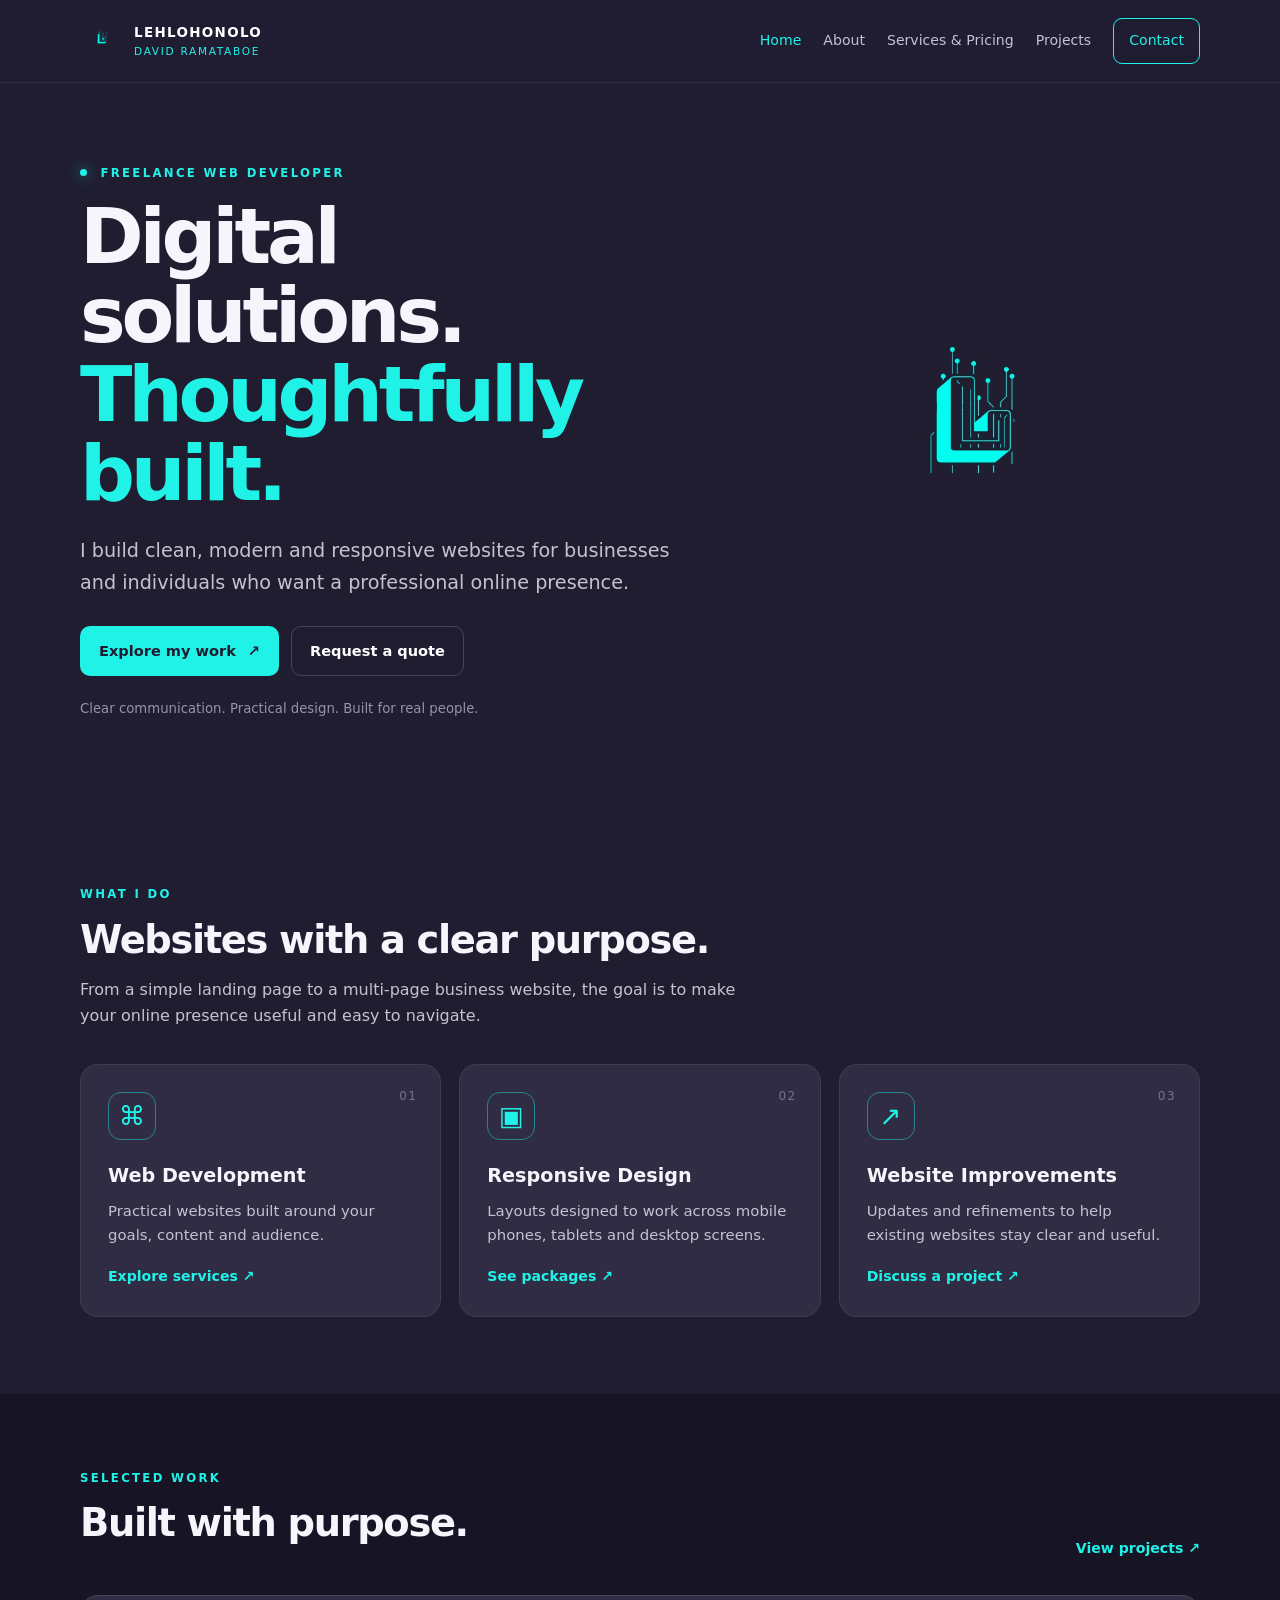
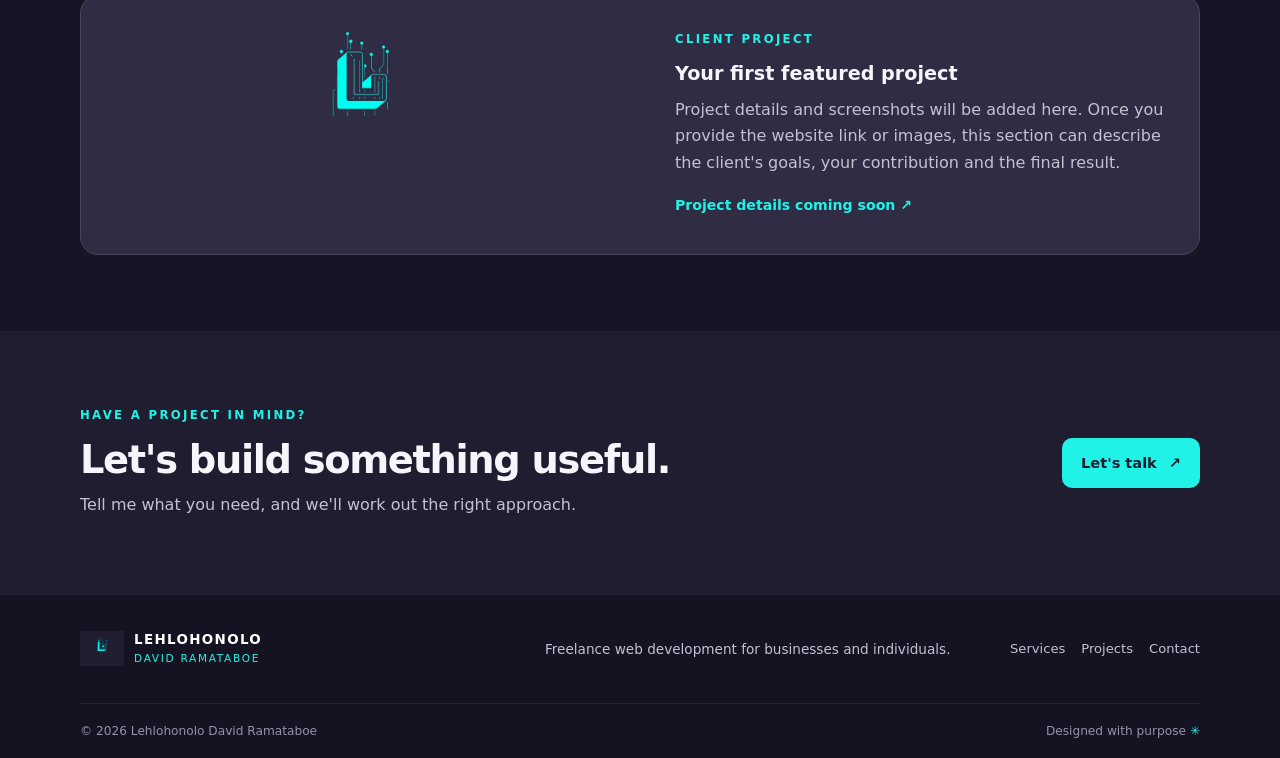
<file: index.html>
<!doctype html>
<html lang="en">
<head>
  <meta charset="utf-8">
  <meta name="viewport" content="width=device-width, initial-scale=1">
  <meta name="description" content="Freelance web development for businesses and individuals. Clean, responsive websites built with care.">
  <meta name="theme-color" content="#201D31">
  <title>Lehlohonolo David Ramataboe | Freelance Web Developer</title>
  <link rel="stylesheet" href="css/style.css">
  <script src="js/main.js" defer></script>
</head>
<body>
  <a class="skip-link" href="#main">Skip to content</a>
  <header class="site-header">
    <div class="container nav-wrap">
      <a class="brand" href="index.html" aria-label="Lehlohonolo David Ramataboe home">
        <img class="brand-logo" src="assets/logo.png" alt="" onerror="this.style.display='none'; this.nextElementSibling.style.display='grid'">
        <span class="logo-fallback" aria-hidden="true">L</span>
        <span class="brand-name"><strong>LEHLOHONOLO</strong><span>DAVID RAMATABOE</span></span>
      </a>
      <button class="menu-toggle" type="button" aria-expanded="false" aria-controls="primary-nav" aria-label="Open navigation">
        <span></span><span></span><span></span>
      </button>
      <nav class="primary-nav" id="primary-nav" aria-label="Main navigation">
        <a href="index.html" aria-current="page">Home</a>
        <a href="about.html">About</a>
        <a href="services.html">Services &amp; Pricing</a>
        <a href="projects.html">Projects</a>
        <a class="nav-cta" href="contact.html">Contact</a>
      </nav>
    </div>
  </header>

  <main id="main">
    <section class="hero container">
      <div class="hero-copy">
        <p class="eyebrow"><span class="status-dot"></span> FREELANCE WEB DEVELOPER</p>
        <h1>Digital solutions.<br><span class="accent">Thoughtfully built.</span></h1>
        <p class="hero-lede">I build clean, modern and responsive websites for businesses and individuals who want a professional online presence.</p>
        <div class="button-row">
          <a class="button button-primary" href="projects.html">Explore my work <span aria-hidden="true">↗</span></a>
          <a class="button button-outline" href="contact.html">Request a quote</a>
        </div>
        <p class="hero-note">Clear communication. Practical design. Built for real people.</p>
      </div>
      <img class="brand-logo" src="assets/logo.png" alt="description" style="width: 600px; height: 300px" onerror="this.style.display='none'; this.nextElementSibling.style.display='grid'">
      </div>
    </section>

    <section class="section container">
      <div class="section-heading">
        <p class="eyebrow">WHAT I DO</p>
        <h2>Websites with a clear purpose.</h2>
        <p>From a simple landing page to a multi-page business website, the goal is to make your online presence useful and easy to navigate.</p>
      </div>
      <div class="card-grid three">
        <article class="feature-card"><span class="card-index">01</span><div class="icon-box" aria-hidden="true">⌘</div><h3>Web Development</h3><p>Practical websites built around your goals, content and audience.</p><a class="text-link" href="services.html">Explore services ↗</a></article>
        <article class="feature-card"><span class="card-index">02</span><div class="icon-box" aria-hidden="true">▣</div><h3>Responsive Design</h3><p>Layouts designed to work across mobile phones, tablets and desktop screens.</p><a class="text-link" href="services.html">See packages ↗</a></article>
        <article class="feature-card"><span class="card-index">03</span><div class="icon-box" aria-hidden="true">↗</div><h3>Website Improvements</h3><p>Updates and refinements to help existing websites stay clear and useful.</p><a class="text-link" href="contact.html">Discuss a project ↗</a></article>
      </div>
    </section>

    <section class="section section-muted">
      <div class="container">
        <div class="section-heading split-heading">
          <div><p class="eyebrow">SELECTED WORK</p><h2>Built with purpose.</h2></div>
          <a class="text-link" href="projects.html">View projects ↗</a>
        </div>
        <article class="project-preview">
        <img class="brand-logo" src="assets/logo2.png" alt="description" style="width: 600px; height: 200px" onerror="this.style.display='none'; this.nextElementSibling.style.display='grid'">
          <div class="project-info"><p class="eyebrow">CLIENT PROJECT</p><h3>Your first featured project</h3><p>Project details and screenshots will be added here. Once you provide the website link or images, this section can describe the client's goals, your contribution and the final result.</p><a class="text-link" href="projects.html">Project details coming soon ↗</a></div>
        </article>
      </div>
    </section>

    <section class="cta-section container">
      <div><p class="eyebrow">HAVE A PROJECT IN MIND?</p><h2>Let's build something useful.</h2><p>Tell me what you need, and we'll work out the right approach.</p></div>
      <a class="button button-primary" href="contact.html">Let's talk <span aria-hidden="true">↗</span></a>
    </section>
  </main>

  <footer class="site-footer">
    <div class="container footer-main">
      <a class="brand footer-brand" href="index.html">
        <img class="brand-logo" src="assets/logo.png" alt="" onerror="this.style.display='none'; this.nextElementSibling.style.display='grid'">
        <span class="logo-fallback" aria-hidden="true">L</span>
        <span class="brand-name"><strong>LEHLOHONOLO</strong><span>DAVID RAMATABOE</span></span>
      </a>
      <p>Freelance web development for businesses and individuals.</p>
      <div class="footer-links"><a href="services.html">Services</a><a href="projects.html">Projects</a><a href="contact.html">Contact</a></div>
    </div>
    <div class="container footer-bottom"><span>© <span data-year></span> Lehlohonolo David Ramataboe</span><span>Designed with purpose <b>✳</b></span></div>
  </footer>
</body>
</html>
</file>
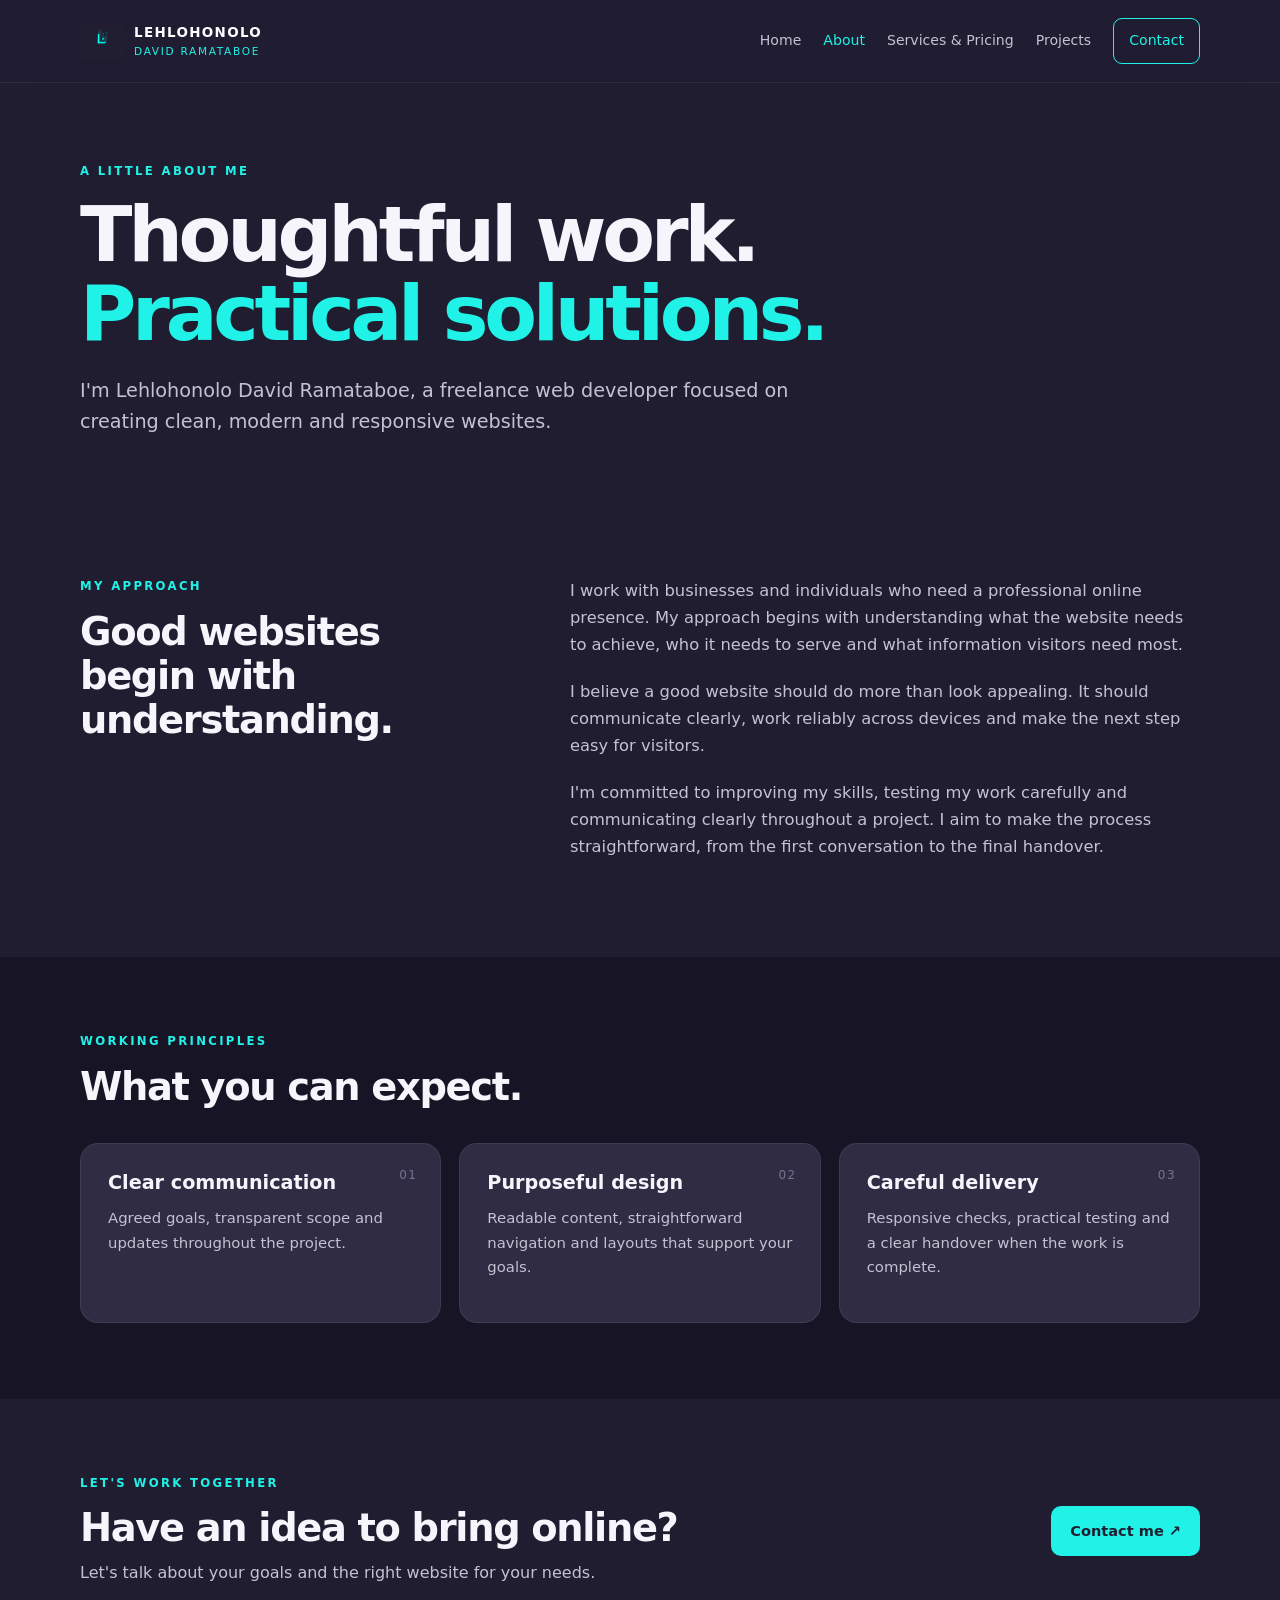
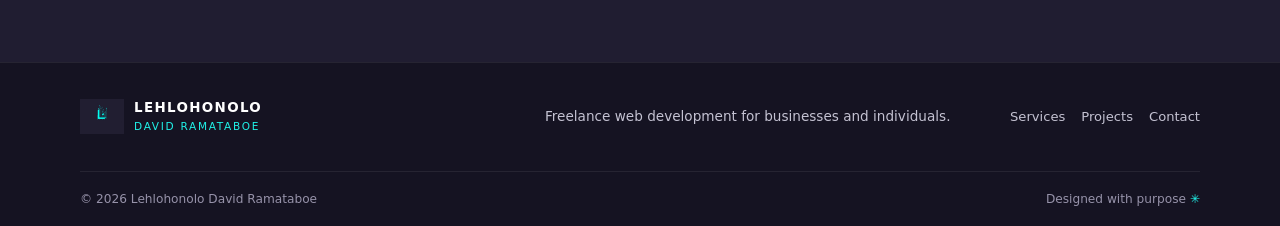
<file: about.html>
<!doctype html>
<html lang="en">
<head>
  <meta charset="utf-8"><meta name="viewport" content="width=device-width, initial-scale=1">
  <meta name="description" content="Learn about Lehlohonolo David Ramataboe and his approach to freelance web development.">
  <meta name="theme-color" content="#201D31">
  <title>About | Lehlohonolo David Ramataboe</title>
  <link rel="stylesheet" href="css/style.css"><script src="js/main.js" defer></script>
</head>
<body>
  <a class="skip-link" href="#main">Skip to content</a>
  <header class="site-header"><div class="container nav-wrap">
    <a class="brand" href="index.html" aria-label="Lehlohonolo David Ramataboe home"><img class="brand-logo" src="assets/logo.png" alt="" onerror="this.style.display='none'; this.nextElementSibling.style.display='grid'"><span class="logo-fallback" aria-hidden="true">L</span><span class="brand-name"><strong>LEHLOHONOLO</strong><span>DAVID RAMATABOE</span></span></a>
    <button class="menu-toggle" type="button" aria-expanded="false" aria-controls="primary-nav" aria-label="Open navigation"><span></span><span></span><span></span></button>
    <nav class="primary-nav" id="primary-nav" aria-label="Main navigation"><a href="index.html">Home</a><a href="about.html" aria-current="page">About</a><a href="services.html">Services &amp; Pricing</a><a href="projects.html">Projects</a><a class="nav-cta" href="contact.html">Contact</a></nav>
  </div></header>
  <main id="main">
    <section class="page-hero container"><p class="eyebrow">A LITTLE ABOUT ME</p><h1>Thoughtful work.<br><span class="accent">Practical solutions.</span></h1><p class="hero-lede">I'm Lehlohonolo David Ramataboe, a freelance web developer focused on creating clean, modern and responsive websites.</p></section>
    <section class="section container content-layout">
      <div><p class="eyebrow">MY APPROACH</p><h2>Good websites begin with understanding.</h2></div>
      <div class="prose"><p>I work with businesses and individuals who need a professional online presence. My approach begins with understanding what the website needs to achieve, who it needs to serve and what information visitors need most.</p><p>I believe a good website should do more than look appealing. It should communicate clearly, work reliably across devices and make the next step easy for visitors.</p><p>I'm committed to improving my skills, testing my work carefully and communicating clearly throughout a project. I aim to make the process straightforward, from the first conversation to the final handover.</p></div>
    </section>
    <section class="section section-muted"><div class="container"><div class="section-heading"><p class="eyebrow">WORKING PRINCIPLES</p><h2>What you can expect.</h2></div><div class="card-grid three">
      <article class="feature-card"><span class="card-index">01</span><h3>Clear communication</h3><p>Agreed goals, transparent scope and updates throughout the project.</p></article>
      <article class="feature-card"><span class="card-index">02</span><h3>Purposeful design</h3><p>Readable content, straightforward navigation and layouts that support your goals.</p></article>
      <article class="feature-card"><span class="card-index">03</span><h3>Careful delivery</h3><p>Responsive checks, practical testing and a clear handover when the work is complete.</p></article>
    </div></div></section>
    <section class="cta-section container"><div><p class="eyebrow">LET'S WORK TOGETHER</p><h2>Have an idea to bring online?</h2><p>Let's talk about your goals and the right website for your needs.</p></div><a class="button button-primary" href="contact.html">Contact me ↗</a></section>
  </main>
  <footer class="site-footer"><div class="container footer-main"><a class="brand footer-brand" href="index.html"><img class="brand-logo" src="assets/logo.png" alt="" onerror="this.style.display='none'; this.nextElementSibling.style.display='grid'"><span class="logo-fallback" aria-hidden="true">L</span><span class="brand-name"><strong>LEHLOHONOLO</strong><span>DAVID RAMATABOE</span></span></a><p>Freelance web development for businesses and individuals.</p><div class="footer-links"><a href="services.html">Services</a><a href="projects.html">Projects</a><a href="contact.html">Contact</a></div></div><div class="container footer-bottom"><span>© <span data-year></span> Lehlohonolo David Ramataboe</span><span>Designed with purpose <b>✳</b></span></div></footer>
</body></html>
</file>
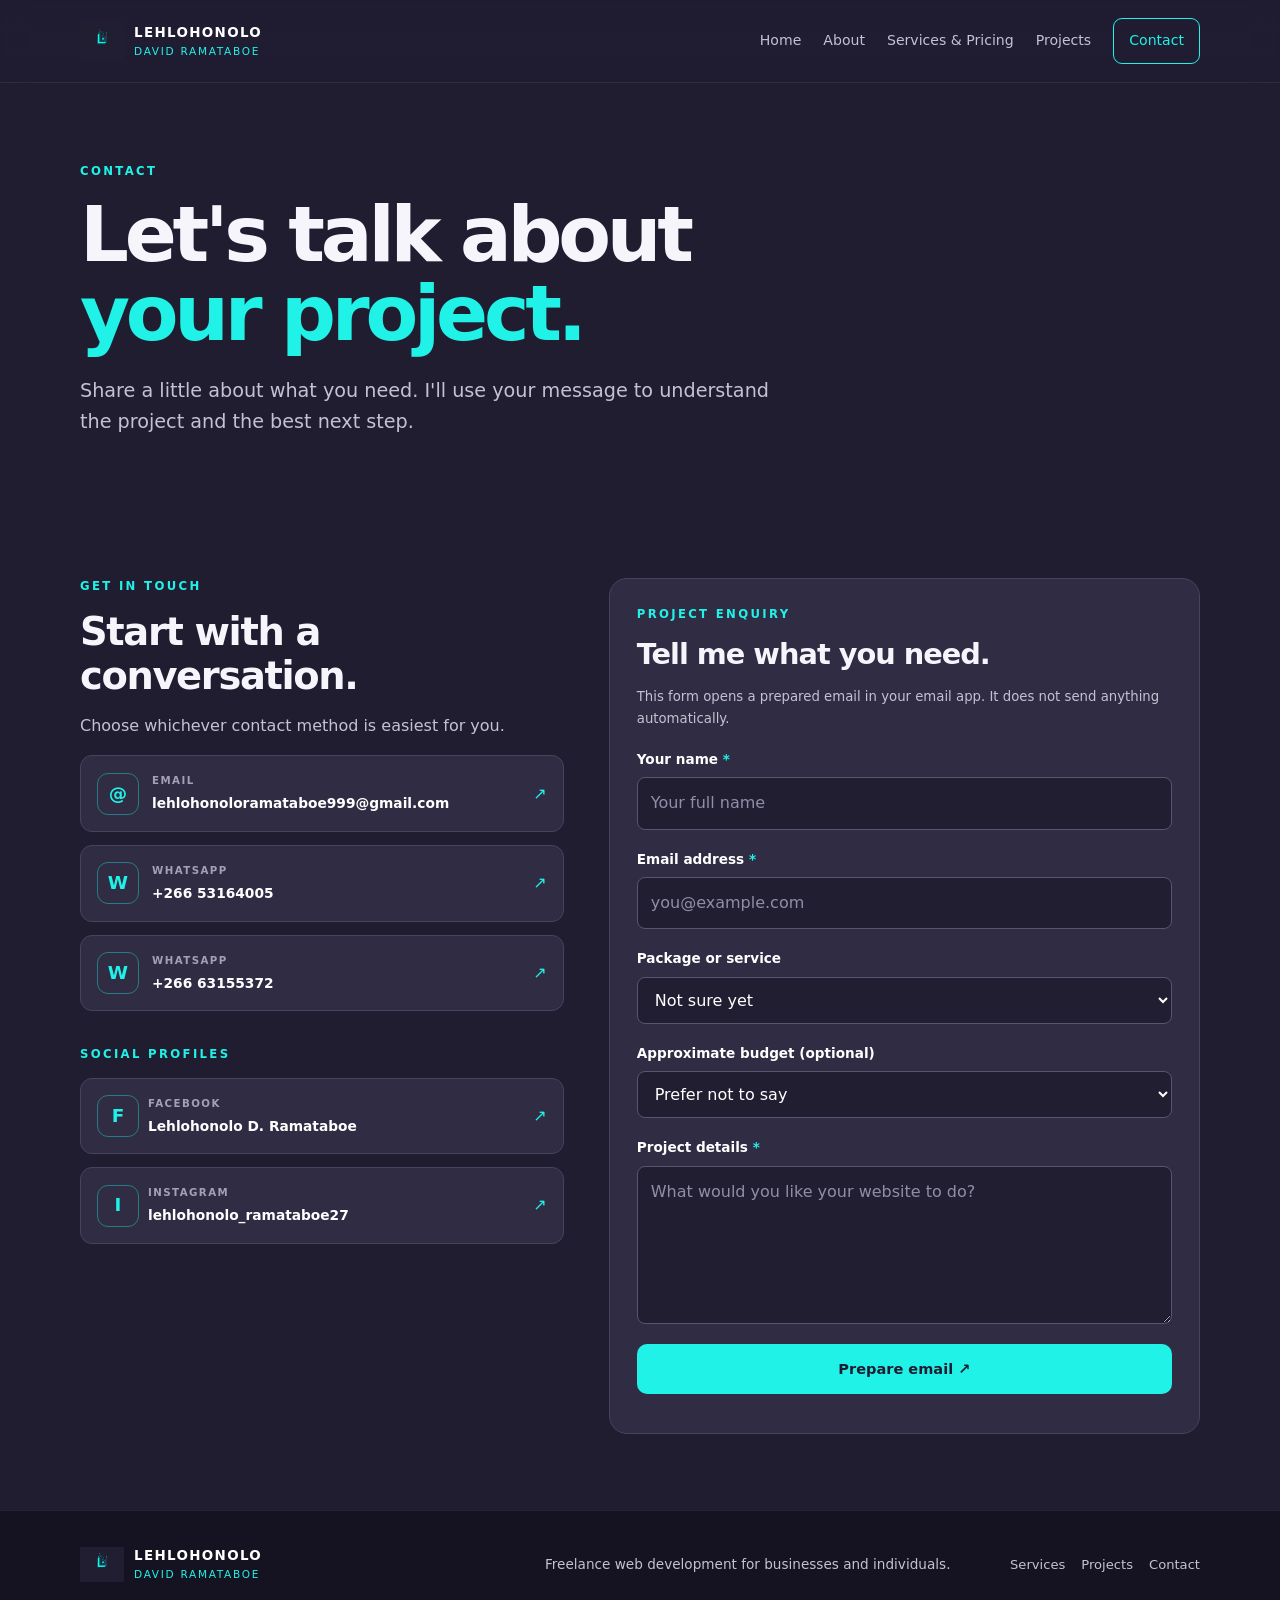
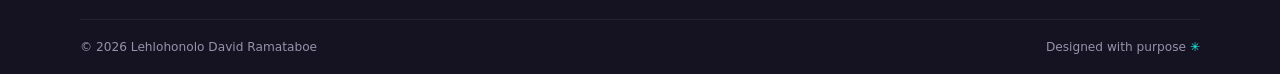
<file: contact.html>
<!doctype html>
<html lang="en">
<head>
  <meta charset="utf-8"><meta name="viewport" content="width=device-width, initial-scale=1">
  <meta name="description" content="Contact Lehlohonolo David Ramataboe about a freelance website project.">
  <meta name="theme-color" content="#201D31">
  <title>Contact | Lehlohonolo David Ramataboe</title>
  <link rel="stylesheet" href="css/style.css"><script src="js/main.js" defer></script>
</head>
<body>
  <a class="skip-link" href="#main">Skip to content</a>
  <header class="site-header"><div class="container nav-wrap">
    <a class="brand" href="index.html" aria-label="Lehlohonolo David Ramataboe home"><img class="brand-logo" src="assets/logo.png" alt="" onerror="this.style.display='none'; this.nextElementSibling.style.display='grid'"><span class="logo-fallback" aria-hidden="true">L</span><span class="brand-name"><strong>LEHLOHONOLO</strong><span>DAVID RAMATABOE</span></span></a>
    <button class="menu-toggle" type="button" aria-expanded="false" aria-controls="primary-nav" aria-label="Open navigation"><span></span><span></span><span></span></button>
    <nav class="primary-nav" id="primary-nav" aria-label="Main navigation"><a href="index.html">Home</a><a href="about.html">About</a><a href="services.html">Services &amp; Pricing</a><a href="projects.html">Projects</a><a class="nav-cta" href="contact.html" aria-current="page">Contact</a></nav>
  </div></header>
  <main id="main">
    <section class="page-hero container"><p class="eyebrow">CONTACT</p><h1>Let's talk about<br><span class="accent">your project.</span></h1><p class="hero-lede">Share a little about what you need. I'll use your message to understand the project and the best next step.</p></section>
    <section class="section container contact-layout">
      <div class="contact-details"><p class="eyebrow">GET IN TOUCH</p><h2>Start with a conversation.</h2><p>Choose whichever contact method is easiest for you.</p>
        <a class="contact-method" href="mailto:lehlohonoloramataboe999@gmail.com"><span class="contact-icon">@</span><span><small>EMAIL</small><strong>lehlohonoloramataboe999@gmail.com</strong></span><span class="contact-arrow">↗</span></a>
        <a class="contact-method" href="https://wa.me/26653164005" target="_blank" rel="noopener noreferrer"><span class="contact-icon">W</span><span><small>WHATSAPP</small><strong>+266 53164005</strong></span><span class="contact-arrow">↗</span></a>
        <a class="contact-method" href="https://wa.me/26663155372" target="_blank" rel="noopener noreferrer"><span class="contact-icon">W</span><span><small>WHATSAPP</small><strong>+266 63155372</strong></span><span class="contact-arrow">↗</span></a>
      <div class="social-block"><p class="eyebrow">SOCIAL PROFILES</p>
        <a class="social-links" href="https://www.facebook.com/mahlohonoloramataboe.mary" target="_blank" rel="noopener noreferrer"><span class="contact-icon">F</span><span><small>FACEBOOK</small><strong>Lehlohonolo D. Ramataboe</strong></span><span class="contact-arrow">↗</span></a>
        <a class="social-links" href="https://www.instagram.com/lehlohonolo_ramataboe27?obrf=MTgxNnZ2NDVscHZ4ag==" target="_blank" rel="noopener noreferrer"><span class="contact-icon">I</span><span><small>INSTAGRAM</small><strong>lehlohonolo_ramataboe27</strong></span><span class="contact-arrow">↗</span></a>
      </div>
    </div>
      </div>
      <form class="contact-form panel" id="contact-form">
        <p class="eyebrow">PROJECT ENQUIRY</p><h2>Tell me what you need.</h2>
        <p class="form-note">This form opens a prepared email in your email app. It does not send anything automatically.</p>
        <label for="name">Your name <span>*</span></label><input id="name" name="name" autocomplete="name" required placeholder="Your full name">
        <label for="email">Email address <span>*</span></label><input id="email" name="email" type="email" autocomplete="email" required placeholder="you@example.com">
        <label for="package">Package or service</label><select id="package" name="package"><option value="Not sure yet">Not sure yet</option><option value="Starter — R1,500">Starter — R1,500</option><option value="Business — R3,500">Business — R3,500</option><option value="Professional — R4,500">Professional — R4,500</option><option value="Website updates or maintenance">Website updates or maintenance</option><option value="Other / custom project">Other / custom project</option></select>
        <label for="budget">Approximate budget (optional)</label><select id="budget" name="budget"><option value="Not specified">Prefer not to say</option><option>Under R1,500</option><option>R1,500–R3,500</option><option>R3,500–R5,000</option><option>R5,000+</option></select>
        <label for="message">Project details <span>*</span></label><textarea id="message" name="message" rows="5" required placeholder="What would you like your website to do?"></textarea>
        <button class="button button-primary button-full" type="submit">Prepare email ↗</button><p class="form-feedback" id="form-feedback" role="status" aria-live="polite"></p>
      </form>
    </section>
  </main>
  <footer class="site-footer"><div class="container footer-main"><a class="brand footer-brand" href="index.html"><img class="brand-logo" src="assets/logo.png" alt="" onerror="this.style.display='none'; this.nextElementSibling.style.display='grid'"><span class="logo-fallback" aria-hidden="true">L</span><span class="brand-name"><strong>LEHLOHONOLO</strong><span>DAVID RAMATABOE</span></span></a><p>Freelance web development for businesses and individuals.</p><div class="footer-links"><a href="services.html">Services</a><a href="projects.html">Projects</a><a href="contact.html">Contact</a></div></div><div class="container footer-bottom"><span>© <span data-year></span> Lehlohonolo David Ramataboe</span><span>Designed with purpose <b>✳</b></span></div></footer>
</body></html>
</file>
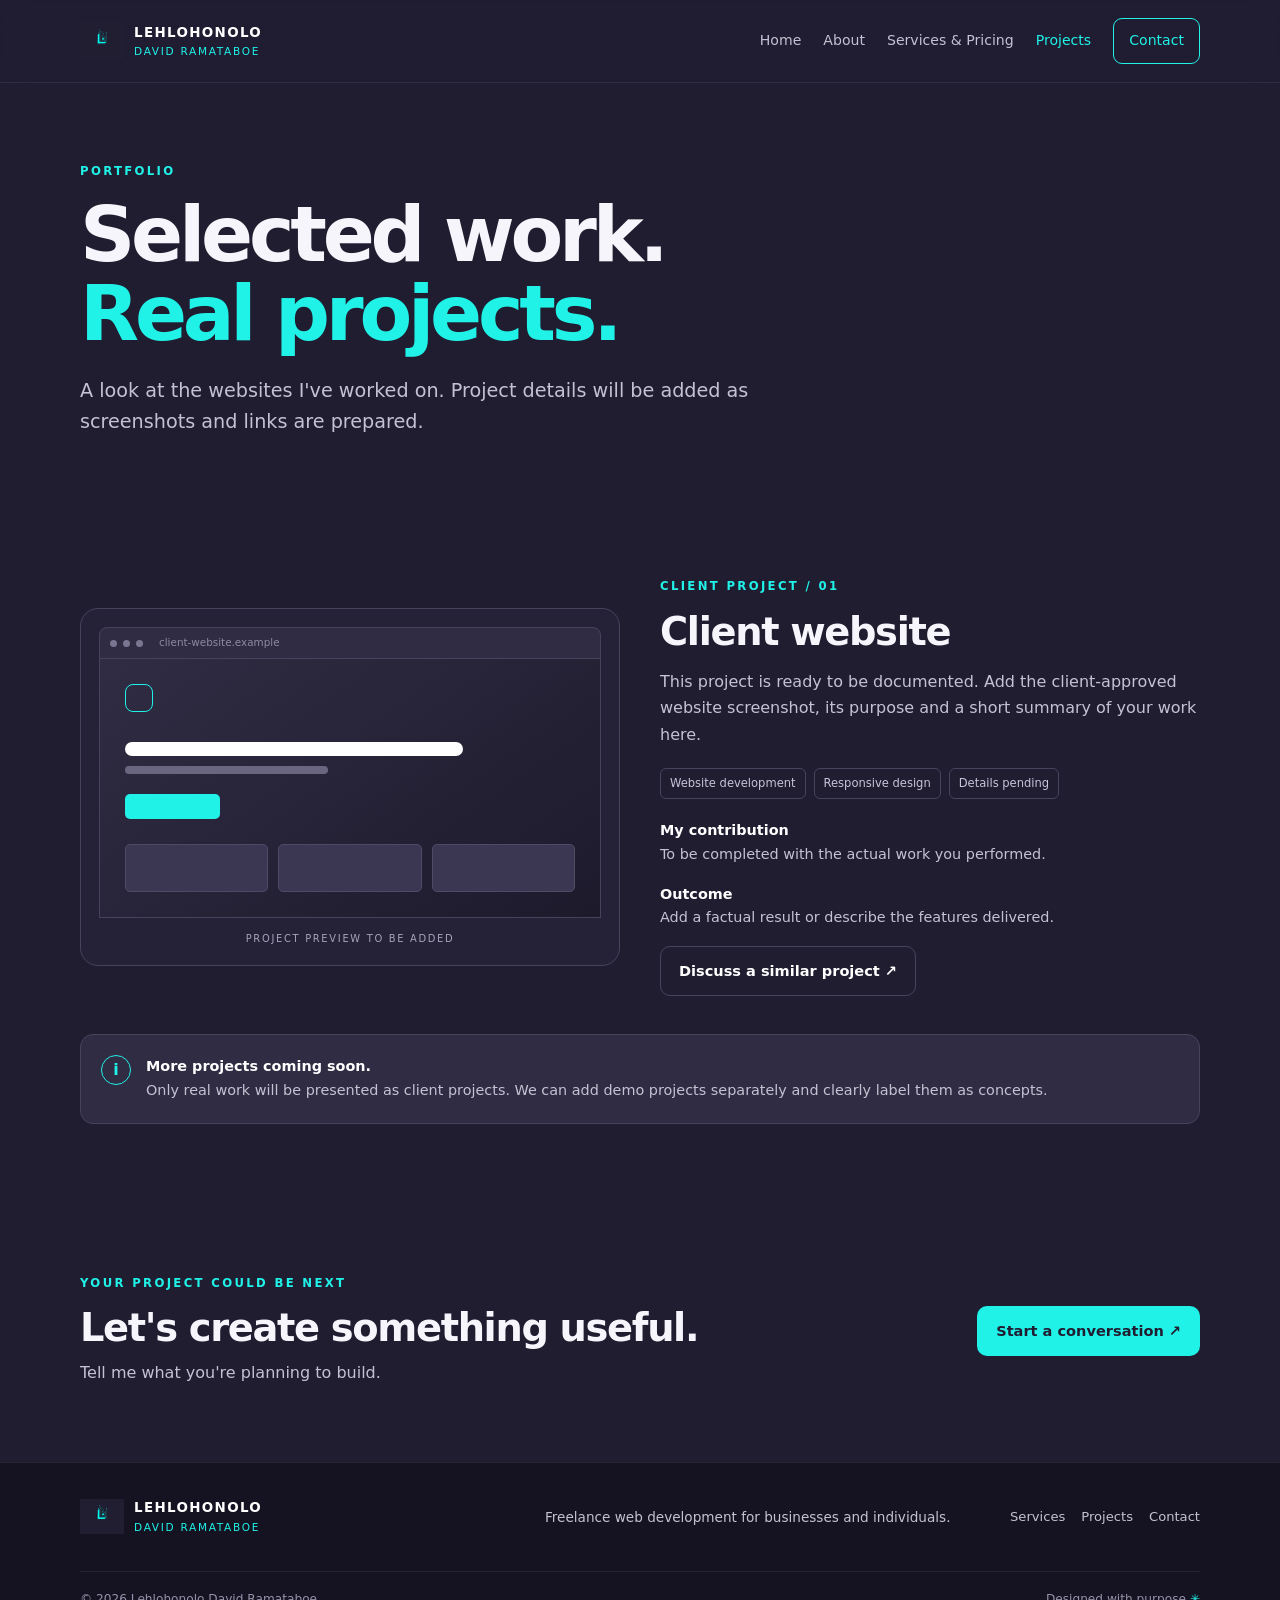
<file: projects.html>
<!doctype html>
<html lang="en">
<head>
  <meta charset="utf-8"><meta name="viewport" content="width=device-width, initial-scale=1">
  <meta name="description" content="Selected website development projects by Lehlohonolo David Ramataboe.">
  <meta name="theme-color" content="#201D31">
  <title>Projects | Lehlohonolo David Ramataboe</title>
  <link rel="stylesheet" href="css/style.css"><script src="js/main.js" defer></script>
</head>
<body>
  <a class="skip-link" href="#main">Skip to content</a>
  <header class="site-header"><div class="container nav-wrap">
    <a class="brand" href="index.html" aria-label="Lehlohonolo David Ramataboe home"><img class="brand-logo" src="assets/logo.png" alt="" onerror="this.style.display='none'; this.nextElementSibling.style.display='grid'"><span class="logo-fallback" aria-hidden="true">L</span><span class="brand-name"><strong>LEHLOHONOLO</strong><span>DAVID RAMATABOE</span></span></a>
    <button class="menu-toggle" type="button" aria-expanded="false" aria-controls="primary-nav" aria-label="Open navigation"><span></span><span></span><span></span></button>
    <nav class="primary-nav" id="primary-nav" aria-label="Main navigation"><a href="index.html">Home</a><a href="about.html">About</a><a href="services.html">Services &amp; Pricing</a><a href="projects.html" aria-current="page">Projects</a><a class="nav-cta" href="contact.html">Contact</a></nav>
  </div></header>
  <main id="main">
    <section class="page-hero container"><p class="eyebrow">PORTFOLIO</p><h1>Selected work.<br><span class="accent">Real projects.</span></h1><p class="hero-lede">A look at the websites I've worked on. Project details will be added as screenshots and links are prepared.</p></section>
    <section class="section container">
      <article class="case-study">
        <div class="case-visual"><div class="browser-bar"><i></i><i></i><i></i><span>client-website.example</span></div><div class="browser-content"><div class="mini-logo"></div><div class="mini-line long"></div><div class="mini-line"></div><div class="mini-button"></div><div class="mini-cards"><span></span><span></span><span></span></div></div><span class="visual-caption">PROJECT PREVIEW TO BE ADDED</span></div>
        <div class="case-content"><p class="eyebrow">CLIENT PROJECT / 01</p><h2>Client website</h2><p class="case-summary">This project is ready to be documented. Add the client-approved website screenshot, its purpose and a short summary of your work here.</p><div class="tag-row"><span class="tag">Website development</span><span class="tag">Responsive design</span><span class="tag">Details pending</span></div><p class="case-detail"><strong>My contribution</strong><br>To be completed with the actual work you performed.</p><p class="case-detail"><strong>Outcome</strong><br>Add a factual result or describe the features delivered.</p><a class="button button-outline" href="contact.html">Discuss a similar project ↗</a></div>
      </article>
      <div class="notice-card"><span class="notice-symbol">i</span><p><strong>More projects coming soon.</strong><br>Only real work will be presented as client projects. We can add demo projects separately and clearly label them as concepts.</p></div>
    </section>
    <section class="cta-section container"><div><p class="eyebrow">YOUR PROJECT COULD BE NEXT</p><h2>Let's create something useful.</h2><p>Tell me what you're planning to build.</p></div><a class="button button-primary" href="contact.html">Start a conversation ↗</a></section>
  </main>
  <footer class="site-footer"><div class="container footer-main"><a class="brand footer-brand" href="index.html"><img class="brand-logo" src="assets/logo.png" alt="" onerror="this.style.display='none'; this.nextElementSibling.style.display='grid'"><span class="logo-fallback" aria-hidden="true">L</span><span class="brand-name"><strong>LEHLOHONOLO</strong><span>DAVID RAMATABOE</span></span></a><p>Freelance web development for businesses and individuals.</p><div class="footer-links"><a href="services.html">Services</a><a href="projects.html">Projects</a><a href="contact.html">Contact</a></div></div><div class="container footer-bottom"><span>© <span data-year></span> Lehlohonolo David Ramataboe</span><span>Designed with purpose <b>✳</b></span></div></footer>
</body></html>
</file>
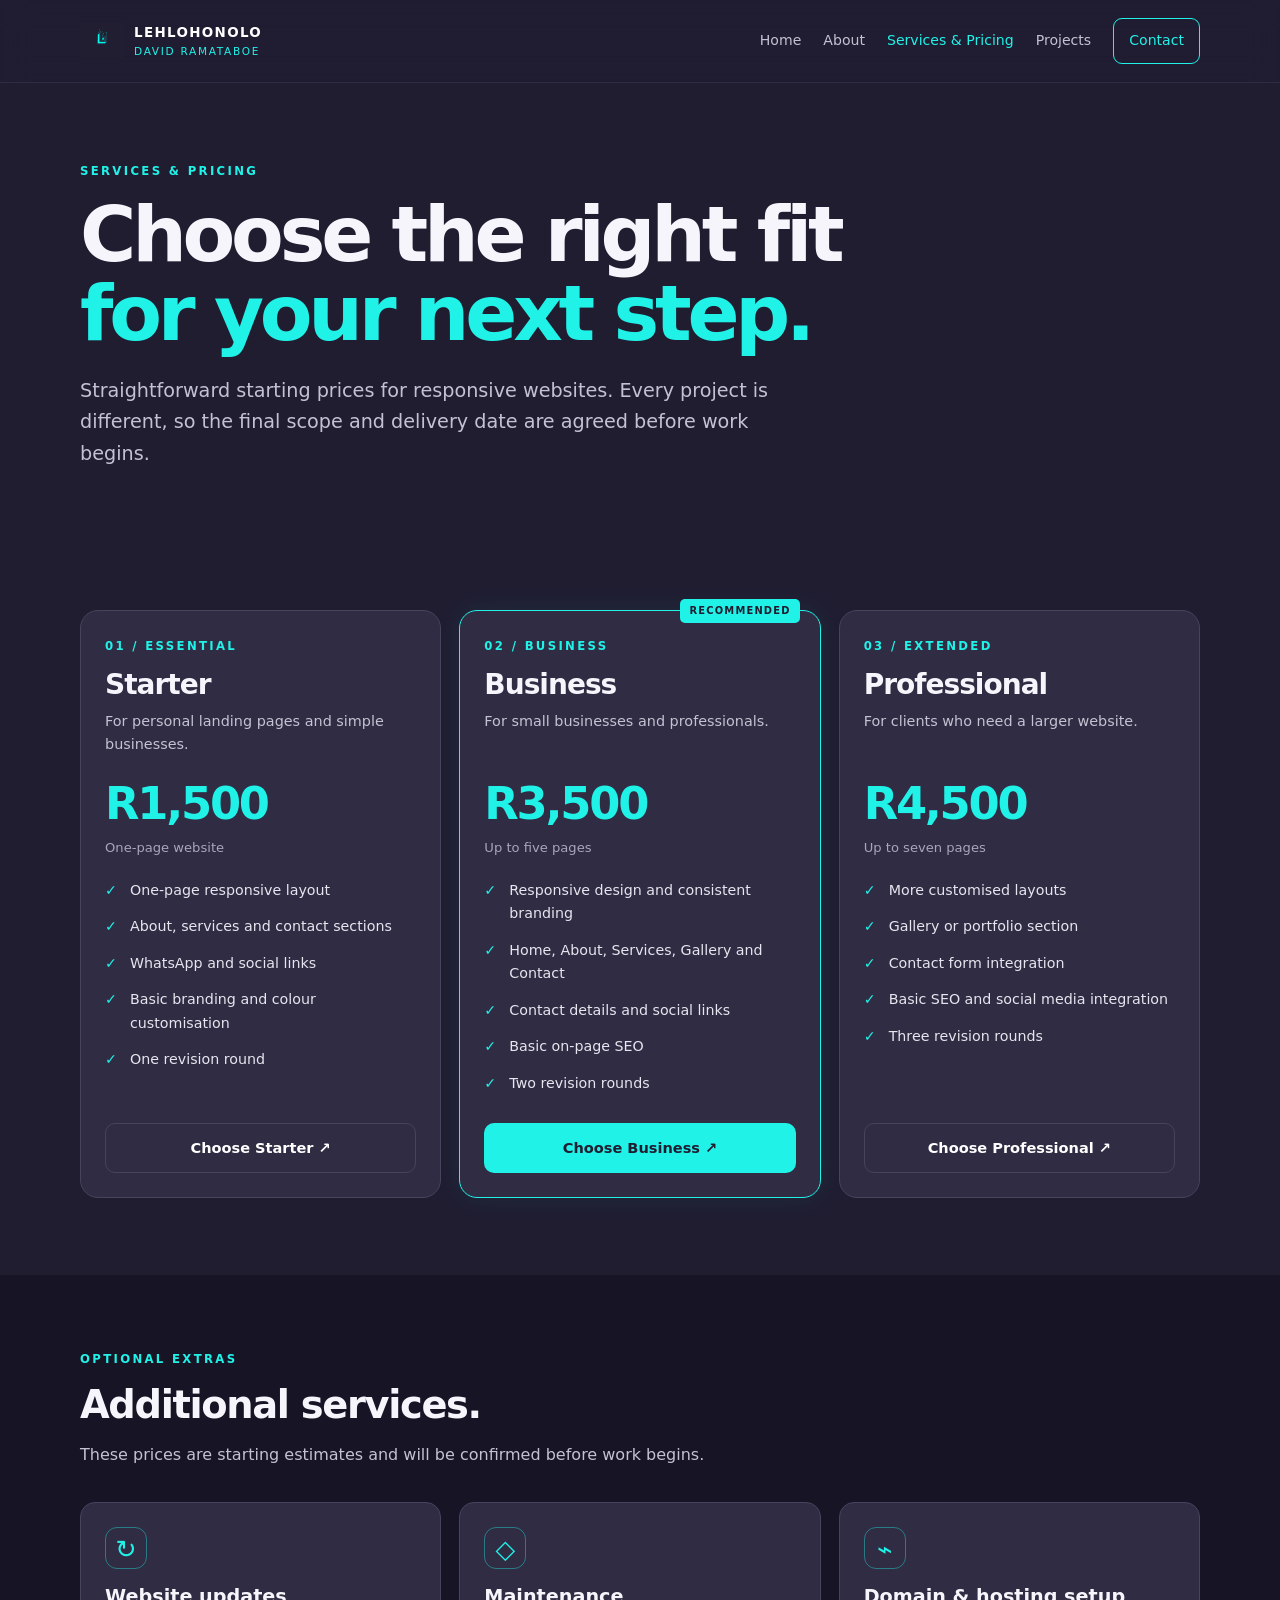
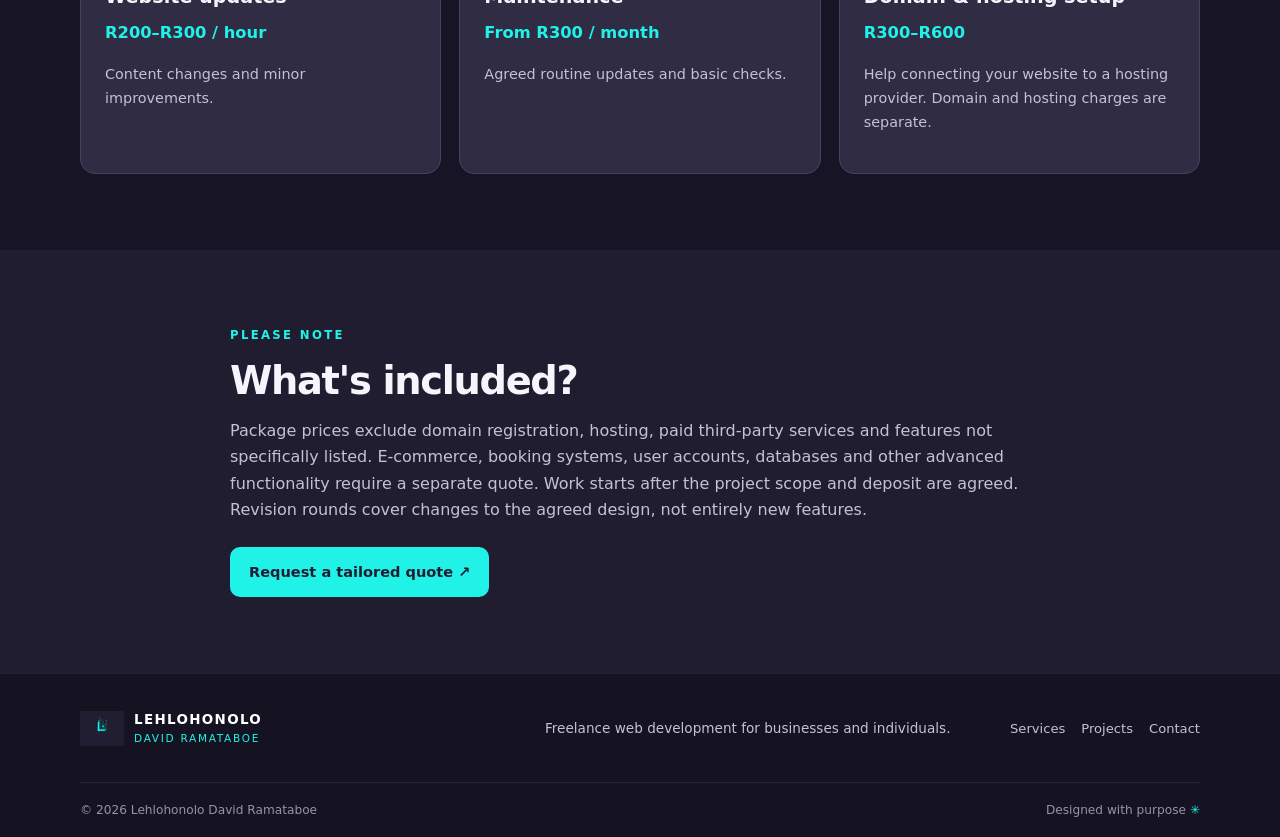
<file: services.html>
<!doctype html>
<html lang="en">
<head>
  <meta charset="utf-8"><meta name="viewport" content="width=device-width, initial-scale=1">
  <meta name="description" content="Website development packages and pricing for businesses and individuals.">
  <meta name="theme-color" content="#201D31">
  <title>Services &amp; Pricing | Lehlohonolo David Ramataboe</title>
  <link rel="stylesheet" href="css/style.css"><script src="js/main.js" defer></script>
</head>
<body>
  <a class="skip-link" href="#main">Skip to content</a>
  <header class="site-header"><div class="container nav-wrap">
    <a class="brand" href="index.html" aria-label="Lehlohonolo David Ramataboe home"><img class="brand-logo" src="assets/logo.png" alt="" onerror="this.style.display='none'; this.nextElementSibling.style.display='grid'"><span class="logo-fallback" aria-hidden="true">L</span><span class="brand-name"><strong>LEHLOHONOLO</strong><span>DAVID RAMATABOE</span></span></a>
    <button class="menu-toggle" type="button" aria-expanded="false" aria-controls="primary-nav" aria-label="Open navigation"><span></span><span></span><span></span></button>
    <nav class="primary-nav" id="primary-nav" aria-label="Main navigation"><a href="index.html">Home</a><a href="about.html">About</a><a href="services.html" aria-current="page">Services &amp; Pricing</a><a href="projects.html">Projects</a><a class="nav-cta" href="contact.html">Contact</a></nav>
  </div></header>
  <main id="main">
    <section class="page-hero container"><p class="eyebrow">SERVICES &amp; PRICING</p><h1>Choose the right fit<br><span class="accent">for your next step.</span></h1><p class="hero-lede">Straightforward starting prices for responsive websites. Every project is different, so the final scope and delivery date are agreed before work begins.</p></section>
    <section class="section container"><div class="pricing-grid">
      <article class="price-card"><p class="eyebrow">01 / ESSENTIAL</p><h2>Starter</h2><p class="price-description">For personal landing pages and simple businesses.</p><p class="price">R1,500</p><p class="price-note">One-page website</p><ul class="check-list"><li>One-page responsive layout</li><li>About, services and contact sections</li><li>WhatsApp and social links</li><li>Basic branding and colour customisation</li><li>One revision round</li></ul><a class="button button-outline button-full" href="contact.html?package=Starter">Choose Starter ↗</a></article>
      <article class="price-card featured"><span class="popular-label">RECOMMENDED</span><p class="eyebrow">02 / BUSINESS</p><h2>Business</h2><p class="price-description">For small businesses and professionals.</p><p class="price">R3,500</p><p class="price-note">Up to five pages</p><ul class="check-list"><li>Responsive design and consistent branding</li><li>Home, About, Services, Gallery and Contact</li><li>Contact details and social links</li><li>Basic on-page SEO</li><li>Two revision rounds</li></ul><a class="button button-primary button-full" href="contact.html?package=Business">Choose Business ↗</a></article>
      <article class="price-card"><p class="eyebrow">03 / EXTENDED</p><h2>Professional</h2><p class="price-description">For clients who need a larger website.</p><p class="price">R4,500</p><p class="price-note">Up to seven pages</p><ul class="check-list"><li>More customised layouts</li><li>Gallery or portfolio section</li><li>Contact form integration</li><li>Basic SEO and social media integration</li><li>Three revision rounds</li></ul><a class="button button-outline button-full" href="contact.html?package=Professional">Choose Professional ↗</a></article>
    </div></section>
    <section class="section section-muted"><div class="container"><div class="section-heading"><p class="eyebrow">OPTIONAL EXTRAS</p><h2>Additional services.</h2><p>These prices are starting estimates and will be confirmed before work begins.</p></div><div class="extras-grid">
      <article class="extra-card"><span class="extra-icon">↻</span><h3>Website updates</h3><p class="extra-price">R200–R300 / hour</p><p>Content changes and minor improvements.</p></article>
      <article class="extra-card"><span class="extra-icon">◇</span><h3>Maintenance</h3><p class="extra-price">From R300 / month</p><p>Agreed routine updates and basic checks.</p></article>
      <article class="extra-card"><span class="extra-icon">⌁</span><h3>Domain &amp; hosting setup</h3><p class="extra-price">R300–R600</p><p>Help connecting your website to a hosting provider. Domain and hosting charges are separate.</p></article>
    </div></div></section>
    <section class="section container terms"><p class="eyebrow">PLEASE NOTE</p><h2>What's included?</h2><p>Package prices exclude domain registration, hosting, paid third-party services and features not specifically listed. E-commerce, booking systems, user accounts, databases and other advanced functionality require a separate quote. Work starts after the project scope and deposit are agreed. Revision rounds cover changes to the agreed design, not entirely new features.</p><a class="button button-primary" href="contact.html">Request a tailored quote ↗</a></section>
  </main>
  <footer class="site-footer"><div class="container footer-main"><a class="brand footer-brand" href="index.html"><img class="brand-logo" src="assets/logo.png" alt="" onerror="this.style.display='none'; this.nextElementSibling.style.display='grid'"><span class="logo-fallback" aria-hidden="true">L</span><span class="brand-name"><strong>LEHLOHONOLO</strong><span>DAVID RAMATABOE</span></span></a><p>Freelance web development for businesses and individuals.</p><div class="footer-links"><a href="services.html">Services</a><a href="projects.html">Projects</a><a href="contact.html">Contact</a></div></div><div class="container footer-bottom"><span>© <span data-year></span> Lehlohonolo David Ramataboe</span><span>Designed with purpose <b>✳</b></span></div></footer>
</body></html>
</file>
<file: css/style.css>
:root {
  --navy: #201D31;
  --navy-deep: #171525;
  --turquoise: #20F2E8;
  --white: #FFFFFF;
  --muted: #C4C2D2;
  --panel: #302C43;
  --line: #48435D;
  --text-dark: #F6F5FB;
  --radius: 18px;
  --container: 1120px;
}
* { box-sizing: border-box; }
html { scroll-behavior: smooth; }
body { margin: 0; background: var(--navy); color: var(--text-dark); font-family: Inter, ui-sans-serif, system-ui, -apple-system, BlinkMacSystemFont, "Segoe UI", sans-serif; line-height: 1.65; }
img { display: block; max-width: 100%; }
a { color: inherit; text-decoration: none; }
button, input, select, textarea { font: inherit; }
button, a, input, select, textarea { -webkit-tap-highlight-color: transparent; }
:focus-visible { outline: 3px solid var(--turquoise); outline-offset: 4px; }
::selection { background: var(--turquoise); color: var(--navy); }
.container { width: min(var(--container), calc(100% - 40px)); margin-inline: auto; }
.skip-link { position: absolute; left: 12px; top: -60px; z-index: 1000; padding: 10px 14px; background: var(--turquoise); color: var(--navy); border-radius: 8px; font-weight: 700; }
.skip-link:focus { top: 12px; }
.site-header { position: sticky; top: 0; z-index: 100; background: rgba(32,29,49,.94); border-bottom: 1px solid rgba(255,255,255,.07); backdrop-filter: blur(14px); }
.nav-wrap { min-height: 82px; display: flex; align-items: center; justify-content: space-between; gap: 20px; }
.brand { display: inline-flex; align-items: center; gap: 10px; min-width: 0; }
.brand-logo { width: 44px; height: 44px; object-fit: contain; }
.logo-fallback { display: none; place-items: center; width: 44px; height: 44px; border: 2px solid var(--turquoise); color: var(--turquoise); border-radius: 12px; font-size: 28px; font-weight: 800; line-height: 1; }
.brand-name { display: flex; flex-direction: column; line-height: 1.2; letter-spacing: .09em; font-size: .78rem; }
.brand-name strong { font-size: .84rem; color: var(--white); letter-spacing: .1em; }
.brand-name span { margin-top: 4px; color: var(--turquoise); font-size: .66rem; letter-spacing: .16em; }
.primary-nav { display: flex; align-items: center; gap: 22px; }
.primary-nav a { color: var(--muted); font-size: .88rem; transition: color .2s ease; }
.primary-nav a:hover, .primary-nav a[aria-current="page"] { color: var(--turquoise); }
.primary-nav .nav-cta { padding: 10px 15px; border: 1px solid var(--turquoise); border-radius: 9px; color: var(--turquoise); }
.primary-nav .nav-cta:hover { background: var(--turquoise); color: var(--navy); }
.menu-toggle { display: none; background: transparent; border: 1px solid var(--line); color: var(--white); border-radius: 10px; width: 44px; height: 44px; padding: 11px; cursor: pointer; }
.menu-toggle span { display: block; height: 2px; background: var(--turquoise); margin: 4px 0; transition: transform .2s ease; }
.hero { min-height: 570px; padding-block: 82px 90px; display: grid; grid-template-columns: 1.15fr .85fr; align-items: center; gap: 50px; }
.hero-copy { max-width: 660px; }
.eyebrow { margin: 0 0 14px; color: var(--turquoise); font-size: .73rem; font-weight: 800; letter-spacing: .2em; line-height: 1.5; }
.status-dot { display: inline-block; width: 7px; height: 7px; margin: 0 7px 1px 0; background: var(--turquoise); border-radius: 50%; box-shadow: 0 0 14px rgba(32,242,232,.7); }
h1, h2, h3, p { margin-top: 0; }
h1 { margin-bottom: 22px; font-size: clamp(2.6rem, 6vw, 5rem); letter-spacing: -.055em; line-height: 1.03; }
h2 { margin-bottom: 15px; font-size: clamp(1.8rem, 3vw, 2.8rem); letter-spacing: -.035em; line-height: 1.15; }
h3 { margin-bottom: 10px; font-size: 1.2rem; line-height: 1.3; }
.accent { color: var(--turquoise); }
.hero-lede { max-width: 610px; color: var(--muted); font-size: clamp(1.05rem, 2vw, 1.2rem); }
.button-row { display: flex; flex-wrap: wrap; gap: 12px; margin-top: 28px; }
.button { display: inline-flex; justify-content: center; align-items: center; gap: 12px; min-height: 48px; padding: 12px 18px; border: 1px solid transparent; border-radius: 10px; font-weight: 750; font-size: .91rem; cursor: pointer; transition: transform .2s ease, background .2s ease, border-color .2s ease; }
.button:hover { transform: translateY(-2px); }
.button-primary { background: var(--turquoise); color: var(--navy); }
.button-primary:hover { background: #70FFF8; }
.button-outline { border-color: var(--line); color: var(--white); background: transparent; }
.button-outline:hover { border-color: var(--turquoise); color: var(--turquoise); }
.button-full { width: 100%; }
.hero-note { margin: 22px 0 0; color: #9692AC; font-size: .83rem; }
.hero-art { position: relative; min-height: 350px; display: grid; place-items: center; overflow: hidden; border: 1px solid rgba(32,242,232,.25); border-radius: 28px; background: radial-gradient(circle at 50% 45%, rgba(32,242,232,.11), transparent 46%), linear-gradient(145deg, rgba(48,44,67,.92), rgba(23,21,37,.75)); }
.hero-art::before, .hero-art::after { content: ""; position: absolute; width: 150px; height: 150px; border: 1px solid rgba(32,242,232,.35); transform: rotate(45deg); }
.hero-art::before { top: -95px; right: -45px; }
.hero-art::after { bottom: -105px; left: -55px; }
.orbit { position: absolute; border: 1px solid rgba(32,242,232,.25); border-radius: 50%; }
.orbit-one { width: 230px; height: 230px; }
.orbit-two { width: 290px; height: 290px; border-style: dashed; }
.hero-monogram { position: relative; display: grid; place-items: center; width: 142px; height: 142px; border: 2px solid var(--turquoise); border-radius: 35px 10px 35px 10px; color: var(--turquoise); font-size: 6rem; font-weight: 850; line-height: 1; box-shadow: 0 0 45px rgba(32,242,232,.1), inset 0 0 35px rgba(32,242,232,.08); }
.hero-monogram span { position: absolute; top: 8px; right: 10px; font-size: 1.6rem; }
.circuit { position: absolute; background: var(--turquoise); opacity: .8; }
.circuit-a { top: 18%; left: 22%; width: 1px; height: 50px; }
.circuit-a::before, .circuit-b::before, .circuit-c::before { content: ""; position: absolute; width: 7px; height: 7px; border-radius: 50%; background: var(--turquoise); }
.circuit-a::before { top: -3px; left: -3px; }
.circuit-b { right: 20%; bottom: 24%; width: 1px; height: 62px; }
.circuit-b::before { top: -3px; left: -3px; }
.circuit-c { right: 24%; top: 22%; width: 45px; height: 1px; }
.circuit-c::before { top: -3px; right: -3px; }
.art-label { position: absolute; bottom: 22px; color: #A7A3BC; font-size: .62rem; letter-spacing: .22em; }
.section { padding-block: 76px; }
.section-muted { background: var(--navy-deep); border-block: 1px solid rgba(255,255,255,.045); }
.section-heading { max-width: 690px; margin-bottom: 34px;}
.section-heading > p:not(.eyebrow) { color: var(--muted); }
.split-heading { display: flex; align-items: end; justify-content: space-between; gap: 20px; max-width: none; }
.card-grid { display: grid; gap: 18px; }
.card-grid.three { grid-template-columns: repeat(3, minmax(0,1fr)); }
.feature-card { position: relative; padding: 27px; background: var(--panel); border: 1px solid rgba(255,255,255,.07); border-radius: var(--radius); }
.card-index { position: absolute; top: 22px; right: 23px; color: #77728E; font-size: .75rem; letter-spacing: .12em; }
.icon-box { display: grid; place-items: center; width: 48px; height: 48px; margin-bottom: 24px; border: 1px solid rgba(32,242,232,.45); border-radius: 13px; color: var(--turquoise); font-size: 1.65rem; }
.feature-card p { color: var(--muted); font-size: .93rem; }
.text-link { display: inline-flex; gap: 8px; color: var(--turquoise); font-size: .88rem; font-weight: 700; }
.text-link:hover { text-decoration: underline; text-underline-offset: 4px; }
.project-preview { display: grid; grid-template-columns: 1fr 1fr; overflow: hidden; border: 1px solid var(--line); border-radius: var(--radius); background: var(--panel); }
.project-placeholder { min-height: 300px; display: flex; flex-direction: column; justify-content: center; align-items: center; gap: 15px; background: radial-gradient(circle, rgba(32,242,232,.1), transparent 60%), #242036; color: #9A96AF; font-size: .67rem; letter-spacing: .2em; }
.placeholder-mark { display: grid; place-items: center; width: 100px; height: 100px; border: 2px solid var(--turquoise); border-radius: 24px 8px 24px 8px; color: var(--turquoise); font-size: 4rem; font-weight: 800; }
.placeholder-mark span { font-size: 1rem; }
.project-info { align-self: center; padding: 35px; }
.project-info p:not(.eyebrow) { color: var(--muted); }
.cta-section { display: flex; justify-content: space-between; align-items: center; gap: 24px; padding-block: 75px; }
.cta-section h2 { margin-bottom: 10px; }
.cta-section p:not(.eyebrow) { margin-bottom: 0; color: var(--muted); }
.site-footer { background: #151322; border-top: 1px solid rgba(255,255,255,.07); }
.footer-main { display: grid; grid-template-columns: 1fr 1fr auto; align-items: center; gap: 22px; padding-block: 32px; }
.footer-main > p { margin: 0; color: var(--muted); font-size: .85rem; }
.footer-links { display: flex; flex-wrap: wrap; gap: 16px; }
.footer-links a { color: var(--muted); font-size: .82rem; }
.footer-links a:hover { color: var(--turquoise); }
.footer-bottom { display: flex; justify-content: space-between; gap: 18px; padding-block: 17px; border-top: 1px solid rgba(255,255,255,.07); color: #9692A9; font-size: .76rem; }
.footer-bottom b { color: var(--turquoise); }
.page-hero { padding-block: 80px 45px; }
.page-hero h1 { max-width: 850px; }
.page-hero .hero-lede { max-width: 720px; }
.content-layout { display: grid; grid-template-columns: .8fr 1.2fr; gap: 70px; }
.prose { color: var(--muted); font-size: 1.02rem; }
.prose p { margin-bottom: 20px; }
.pricing-grid { display: grid; grid-template-columns: repeat(3, minmax(0,1fr)); gap: 18px; align-items: stretch; }
.price-card { position: relative; display: flex; flex-direction: column; padding: 27px 24px 24px; background: var(--panel); border: 1px solid var(--line); border-radius: var(--radius); }
.price-card.featured { border-color: var(--turquoise); box-shadow: 0 0 28px rgba(32,242,232,.07); }
.popular-label { position: absolute; top: -12px; right: 20px; padding: 4px 9px; background: var(--turquoise); color: var(--navy); border-radius: 5px; font-size: .62rem; font-weight: 900; letter-spacing: .12em; }
.price-card h2 { margin-bottom: 8px; font-size: 1.75rem; }
.price-description { min-height: 52px; margin-bottom: 16px; color: var(--muted); font-size: .9rem; }
.price { margin-bottom: 0; color: var(--turquoise); font-size: clamp(2.2rem, 3.5vw, 3rem); font-weight: 850; letter-spacing: -.05em; line-height: 1.15; }
.price-note { margin: 8px 0 20px; color: #A9A5BC; font-size: .82rem; }
.check-list { display: grid; gap: 13px; padding: 0; margin: 0 0 28px; list-style: none; color: #E7E5EF; font-size: .89rem; }
.check-list li { position: relative; padding-left: 25px; }
.check-list li::before { content: "✓"; position: absolute; left: 0; color: var(--turquoise); font-weight: 900; }
.price-card .button { margin-top: auto; }
.extras-grid { display: grid; grid-template-columns: repeat(3, minmax(0,1fr)); gap: 18px; }
.extra-card { padding: 24px; border: 1px solid var(--line); border-radius: 15px; background: var(--panel); }
.extra-icon { display: inline-grid; place-items: center; width: 42px; height: 42px; margin-bottom: 16px; border: 1px solid rgba(32,242,232,.4); border-radius: 12px; color: var(--turquoise); font-size: 1.6rem; }
.extra-card p { color: var(--muted); font-size: .9rem; }
.extra-card .extra-price { color: var(--turquoise); font-weight: 800; font-size: 1.02rem; }
.terms { max-width: 820px; }
.terms p:not(.eyebrow) { margin-bottom: 24px; color: var(--muted); }
.case-study { display: grid; grid-template-columns: 1fr 1fr; gap: 40px; align-items: center; }
.case-visual { position: relative; min-height: 340px; overflow: hidden; border: 1px solid var(--line); border-radius: var(--radius); background: #252137; padding: 18px; }
.browser-bar { display: flex; align-items: center; gap: 6px; height: 32px; padding-inline: 10px; border: 1px solid var(--line); border-radius: 8px 8px 0 0; background: var(--panel); }
.browser-bar i { width: 7px; height: 7px; background: #7A7590; border-radius: 50%; }
.browser-bar span { margin-left: 10px; color: #8F8AA4; font-size: .65rem; }
.browser-content { min-height: 240px; padding: 25px; border: 1px solid var(--line); border-top: 0; background: linear-gradient(145deg, #302C43, #1D1A2C); }
.mini-logo { width: 28px; height: 28px; margin-bottom: 30px; border: 1px solid var(--turquoise); border-radius: 8px; }
.mini-line { width: 45%; height: 8px; margin-bottom: 10px; background: #6B667F; border-radius: 8px; }
.mini-line.long { width: 75%; height: 14px; background: var(--white); }
.mini-button { width: 95px; height: 25px; margin-top: 20px; background: var(--turquoise); border-radius: 5px; }
.mini-cards { display: flex; gap: 10px; margin-top: 25px; }
.mini-cards span { height: 48px; flex: 1; background: #3B3651; border: 1px solid #504A68; border-radius: 5px; }
.visual-caption { display: block; margin-top: 13px; color: #A7A3B8; text-align: center; font-size: .62rem; letter-spacing: .17em; }
.case-content p:not(.eyebrow) { color: var(--muted); }
.tag-row { display: flex; flex-wrap: wrap; gap: 8px; margin: 20px 0; }
.tag { padding: 5px 9px; border: 1px solid var(--line); border-radius: 6px; color: #C7C3D8; font-size: .72rem; }
.case-detail { margin-bottom: 16px; font-size: .9rem; }
.case-detail strong { color: var(--white); }
.notice-card { display: flex; align-items: start; gap: 15px; margin-top: 38px; padding: 20px; border: 1px solid var(--line); border-radius: 13px; background: var(--panel); }
.notice-card p { margin: 0; color: var(--muted); font-size: .9rem; }
.notice-card strong { color: var(--white); }
.notice-symbol { display: grid; place-items: center; flex: 0 0 30px; height: 30px; border: 1px solid var(--turquoise); border-radius: 50%; color: var(--turquoise); font-weight: 800; }
.contact-layout { display: grid; grid-template-columns: .9fr 1.1fr; gap: 45px; align-items: start; }
.contact-details > p:not(.eyebrow) { color: var(--muted); }
.contact-method { display: flex; align-items: center; gap: 13px; margin-top: 13px; padding: 16px; border: 1px solid var(--line); border-radius: 12px; background: var(--panel); }
.contact-method:hover { border-color: var(--turquoise); }
.social-links { display: flex; align-items: center; gap: 13px; margin-top: 13px; padding: 16px; border: 1px solid var(--line); border-radius: 12px; background: var(--panel); }
.social-links:hover { border-color: var(--turquoise); }
.contact-icon { display: grid; place-items: center; flex: 0 0 42px; height: 42px; border: 1px solid rgba(32,242,232,.4); border-radius: 11px; color: var(--turquoise); font-size: 1.15rem; font-weight: 800; }
.contact-method > span:nth-child(2) { display: flex; flex-direction: column; min-width: 0; }
.contact-method small { margin-bottom: 3px; color: #A5A0BA; font-size: .64rem; font-weight: 800; letter-spacing: .14em; }
.contact-method strong { overflow-wrap: anywhere; color: var(--white); font-size: .86rem; }
.social-links > span:nth-child(2) { display: flex; flex-direction: column; min-width: 0; }
.social-links small { margin-bottom: 3px; color: #A5A0BA; font-size: .64rem; font-weight: 800; letter-spacing: .14em; }
.social-links strong { overflow-wrap: anywhere; color: var(--white); font-size: .86rem; }
.contact-arrow { margin-left: auto; color: var(--turquoise); }
.social-block { margin-top: 35px; }
.social-block > p:not(.eyebrow) { color: var(--muted); font-size: .88rem; }
.social-links { display: flex; flex-wrap: wrap; gap: 9px; }
.social-links a { padding: 7px 11px; border: 1px solid var(--line); border-radius: 8px; color: var(--turquoise); font-size: .82rem; }
.social-links a:hover { background: var(--turquoise); color: var(--navy); }
.panel { padding: 27px; border: 1px solid var(--line); border-radius: var(--radius); background: var(--panel); }
.contact-form h2 { font-size: 1.8rem; }
.form-note { color: var(--muted); font-size: .83rem; }
.contact-form label { display: block; margin: 18px 0 7px; color: var(--white); font-size: .85rem; font-weight: 700; }
.contact-form label span { color: var(--turquoise); }
.contact-form input, .contact-form select, .contact-form textarea { display: block; width: 100%; min-height: 47px; padding: 12px 13px; border: 1px solid #5A546F; border-radius: 8px; background: #211E32; color: var(--white); }
.contact-form textarea { resize: vertical; min-height: 125px; }
.contact-form input::placeholder, .contact-form textarea::placeholder { color: #928DA6; }
.contact-form select { color-scheme: dark; }
.contact-form button { margin-top: 20px; }
.form-feedback { margin: 12px 0 0; color: var(--turquoise); font-size: .84rem; }
@media (max-width: 900px) {
  .primary-nav { gap: 13px; }
  .primary-nav a { font-size: .8rem; }
  .brand-name strong { font-size: .75rem; }
  .hero { gap: 30px; }
  .card-grid.three, .pricing-grid { grid-template-columns: 1fr 1fr; }
  .price-card:last-child { grid-column: 1 / -1; }
  .footer-main { grid-template-columns: 1fr 1fr; }
  .footer-links { grid-column: 1 / -1; }
}
@media (max-width: 680px) {
  .container { width: min(var(--container), calc(100% - 32px)); }
  .nav-wrap { min-height: 72px; }
  .brand-logo, .logo-fallback { width: 38px; height: 38px; }
  .brand-name strong { font-size: .72rem; }
  .brand-name span { font-size: .58rem; }
  .menu-toggle { display: block; flex: 0 0 44px; }
  .primary-nav { position: absolute; top: calc(100% + 1px); left: 0; right: 0; display: none; flex-direction: column; align-items: stretch; gap: 0; padding: 10px 16px 17px; background: var(--navy); border-bottom: 1px solid var(--line); }
  .primary-nav.is-open { display: flex; }
  .primary-nav a { padding: 13px 10px; font-size: .94rem; }
  .primary-nav .nav-cta { margin-top: 7px; text-align: center; }
  .hero { min-height: auto; padding-block: 64px 58px; grid-template-columns: 1fr; gap: 36px; }
  h1 { font-size: clamp(2.65rem, 12vw, 4rem); }
  .hero-art { min-height: 280px; }
  .hero-monogram { width: 115px; height: 115px; font-size: 4.7rem; }
  .orbit-one { width: 190px; height: 190px; }
  .orbit-two { width: 235px; height: 235px; }
  .section { padding-block: 57px; }
  .card-grid.three, .pricing-grid, .extras-grid { grid-template-columns: 1fr; }
  .price-card:last-child { grid-column: auto; }
  .feature-card { padding: 24px; }
  .split-heading { align-items: start; flex-direction: column; }
  .project-preview, .content-layout, .case-study, .contact-layout { grid-template-columns: 1fr; gap: 25px; }
  .project-placeholder { min-height: 235px; }
  .project-info { padding: 25px; }
  .page-hero { padding-block: 61px 25px; }
  .cta-section { align-items: start; flex-direction: column; padding-block: 55px; }
  .footer-main { grid-template-columns: 1fr; gap: 18px; padding-block: 28px; }
  .footer-links { grid-column: auto; }
  .footer-bottom { flex-direction: column; gap: 5px; }
  .panel { padding: 21px; }
  .case-visual { min-height: 290px; }
}
@media (prefers-reduced-motion: reduce) {
  *, *::before, *::after { scroll-behavior: auto !important; animation-duration: .01ms !important; animation-iteration-count: 1 !important; transition-duration: .01ms !important; }
}
</file>
